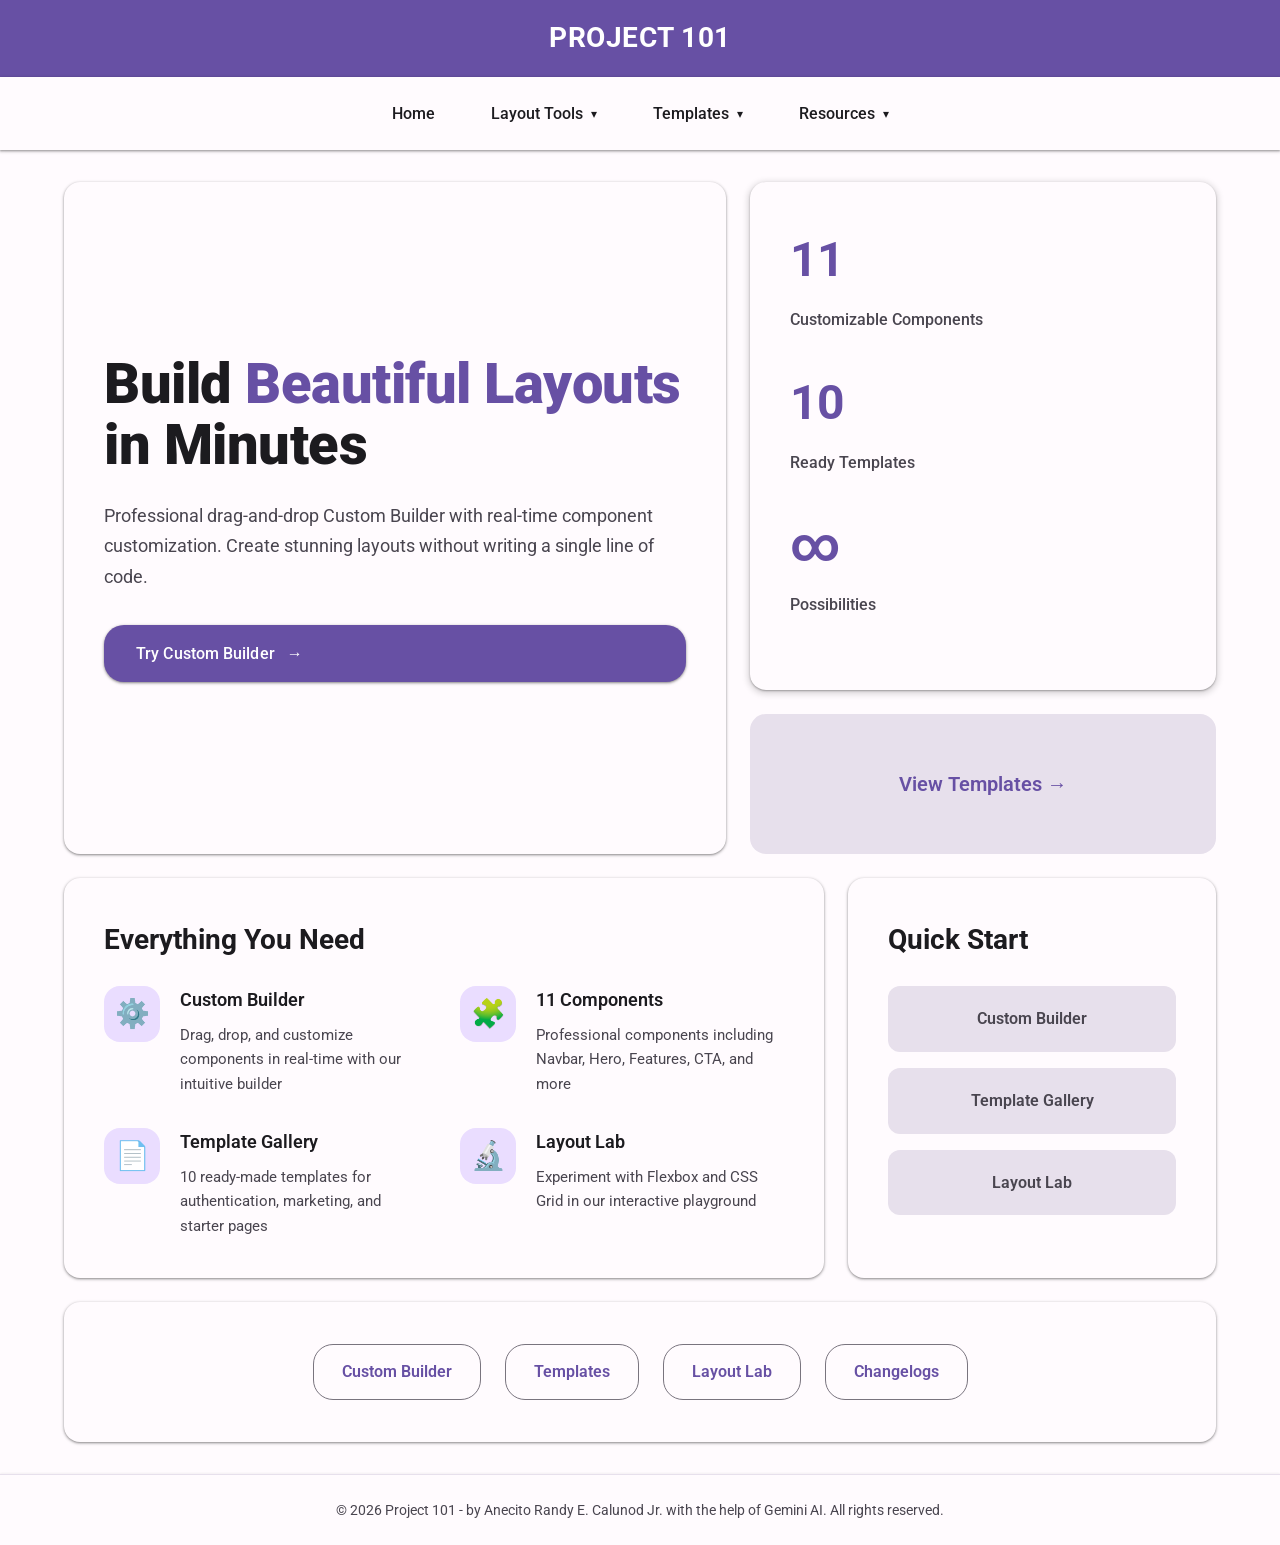
<file: index.html>
<!DOCTYPE html>
<html lang="en">

<head>
    <meta charset="UTF-8">
    <meta name="viewport" content="width=device-width, initial-scale=1.0">
    <title>PROJECT 101 - Build Beautiful Layouts in Minutes</title>

    <!-- Google Analytics -->
    <script async src="https://www.googletagmanager.com/gtag/js?id=G-2T5FG3DXMH"></script>
    <script>
        window.dataLayer = window.dataLayer || [];
        function gtag() { dataLayer.push(arguments); }
        gtag('js', new Date());
        gtag('config', 'G-2T5FG3DXMH');
    </script>

    <meta name="google-site-verification" content="JNN0pzXwsJxyZp6MbcSgjCS8c8EpcSwanefXKQNHZho">
    <meta name="msvalidate.01" content="F88E765BEEDEF8B4E748BB4178E9E34D">

    <!-- Canonical URL -->
    <link rel="canonical" href="https://airuxph.github.io/project101/">

    <!-- Structured Data (Schema.org) -->
    <script type="application/ld+json">
    {
        "@context": "https://schema.org",
        "@type": "WebApplication",
        "name": "PROJECT 101",
        "alternateName": "Project 101 Layout Builder",
        "url": "https://airuxph.github.io/project101/",
        "description": "Professional drag-and-drop Custom Builder with 11 customizable components, 10 ready-made templates, and real-time editing. Build beautiful layouts in minutes with no coding required.",
        "applicationCategory": "DesignApplication",
        "operatingSystem": "Any",
        "offers": {
            "@type": "Offer",
            "price": "0",
            "priceCurrency": "USD"
        },
        "featureList": [
            "11 Customizable Components",
            "10 Ready-Made Templates",
            "Real-Time Preview",
            "Drag and Drop Builder",
            "Layout Lab Tool",
            "No Coding Required",
            "Material Design 3",
            "Responsive Design"
        ],
        "browserRequirements": "Requires JavaScript. Requires HTML5.",
        "softwareVersion": "3.1.0",
        "datePublished": "2026-02-13",
        "dateModified": "2026-02-16"
    }
    </script>

    <!-- Primary Meta Tags -->
    <meta name="title" content="PROJECT 101 - Build Beautiful Layouts in Minutes">
    <meta name="description"
        content="Professional drag-and-drop Custom Builder with 11 customizable components, 10 ready-made templates, and real-time editing. No coding required.">

    <!-- Open Graph / Facebook -->
    <meta property="og:type" content="website">
    <meta property="og:url" content="https://yoursite.com/">
    <meta property="og:title" content="PROJECT 101 - Build Beautiful Layouts in Minutes">
    <meta property="og:description"
        content="Professional drag-and-drop Custom Builder with 11 customizable components, 10 ready-made templates, and real-time editing. No coding required.">
    <meta property="og:image" content="https://yoursite.com/images/preview.png">

    <!-- Twitter -->
    <meta property="twitter:card" content="summary_large_image">
    <meta property="twitter:url" content="https://yoursite.com/">
    <meta property="twitter:title" content="PROJECT 101 - Build Beautiful Layouts in Minutes">
    <meta property="twitter:description"
        content="Professional drag-and-drop Custom Builder with 11 customizable components, 10 ready-made templates, and real-time editing. No coding required.">
    <meta property="twitter:image" content="https://yoursite.com/images/preview.png">

    <!-- Google Fonts - Material Design Typography -->
    <link rel="preconnect" href="https://fonts.googleapis.com">
    <link rel="preconnect" href="https://fonts.gstatic.com" crossorigin>
    <link href="https://fonts.googleapis.com/css2?family=Roboto:wght@400;500;700;900&display=swap" rel="stylesheet">

    <link rel="stylesheet" href="css/style.css">
    <script src="js/loader.js" defer></script>
    <script src="js/neon-particles.js" defer></script>

    <style>
        /* Material Design 3 System */
        :root {
            /* Color System */
            --md-primary: #6750A4;
            --md-on-primary: #FFFFFF;
            --md-primary-container: #EADDFF;
            --md-on-primary-container: #21005D;

            --md-secondary: #625B71;
            --md-on-secondary: #FFFFFF;
            --md-secondary-container: #E8DEF8;
            --md-on-secondary-container: #1D192B;

            --md-surface: #FFFBFE;
            --md-on-surface: #1C1B1F;
            --md-surface-variant: #E7E0EC;
            --md-on-surface-variant: #49454F;

            --md-background: #FFFBFE;
            --md-on-background: #1C1B1F;

            --md-outline: #79747E;
            --md-outline-variant: #CAC4D0;

            /* Elevation Shadows */
            --md-elevation-1: 0 1px 2px rgba(0, 0, 0, 0.3), 0 1px 3px 1px rgba(0, 0, 0, 0.15);
            --md-elevation-2: 0 1px 2px rgba(0, 0, 0, 0.3), 0 2px 6px 2px rgba(0, 0, 0, 0.15);
            --md-elevation-3: 0 4px 8px 3px rgba(0, 0, 0, 0.15), 0 1px 3px rgba(0, 0, 0, 0.3);
            --md-elevation-4: 0 6px 10px 4px rgba(0, 0, 0, 0.15), 0 2px 3px rgba(0, 0, 0, 0.3);
        }

        * {
            margin: 0;
            padding: 0;
            box-sizing: border-box;
        }

        body {
            font-family: 'Roboto', sans-serif;
        }

        /* Material Container */
        .md-container {
            min-height: 100vh;
            background: var(--md-background);
            padding: 2rem 5%;
        }

        /* Material Card */
        .md-card {
            background: var(--md-surface);
            border-radius: 16px;
            box-shadow: var(--md-elevation-1);
            padding: 2.5rem;
            transition: all 0.3s cubic-bezier(0.4, 0, 0.2, 1);
        }

        .md-card:hover {
            box-shadow: var(--md-elevation-3);
        }

        /* Elevated Card */
        .md-card-elevated {
            background: var(--md-surface);
            border-radius: 16px;
            box-shadow: var(--md-elevation-2);
            padding: 2.5rem;
            transition: all 0.3s cubic-bezier(0.4, 0, 0.2, 1);
        }

        .md-card-elevated:hover {
            box-shadow: var(--md-elevation-4);
        }

        /* Filled Card */
        .md-card-filled {
            background: var(--md-surface-variant);
            border-radius: 16px;
            padding: 2.5rem;
            transition: all 0.3s cubic-bezier(0.4, 0, 0.2, 1);
        }

        /* Bento Grid */
        .md-grid {
            display: grid;
            grid-template-columns: repeat(12, 1fr);
            grid-template-rows: repeat(6, minmax(140px, auto));
            gap: 1.5rem;
            max-width: 1400px;
            margin: 0 auto;
        }

        /* Hero Card */
        .hero-card {
            grid-column: 1 / 8;
            grid-row: 1 / 4;
            display: flex;
            flex-direction: column;
            justify-content: center;
        }

        .md-display {
            font-size: 3.5rem;
            font-weight: 900;
            color: var(--md-on-surface);
            margin-bottom: 1.5rem;
            line-height: 1.1;
            letter-spacing: -0.5px;
        }

        .md-primary-text {
            color: var(--md-primary);
        }

        .md-body-large {
            color: var(--md-on-surface-variant);
            font-size: 1.125rem;
            line-height: 1.7;
            margin-bottom: 2rem;
            font-weight: 400;
        }

        /* Material Button - Filled */
        .md-button-filled {
            display: inline-flex;
            align-items: center;
            gap: 0.75rem;
            padding: 1rem 2rem;
            background: var(--md-primary);
            color: var(--md-on-primary);
            text-decoration: none;
            border-radius: 20px;
            font-weight: 500;
            font-size: 1rem;
            box-shadow: var(--md-elevation-1);
            transition: all 0.2s cubic-bezier(0.4, 0, 0.2, 1);
            border: none;
            cursor: pointer;
            letter-spacing: 0.1px;
        }

        .md-button-filled:hover {
            box-shadow: var(--md-elevation-2);
            background: #7965AF;
        }

        .md-button-filled:active {
            box-shadow: var(--md-elevation-1);
        }

        /* Stats Card */
        .stats-card {
            grid-column: 8 / 13;
            grid-row: 1 / 3;
        }

        .stat-item {
            margin-bottom: 2rem;
        }

        .stat-number {
            font-size: 3rem;
            font-weight: 700;
            color: var(--md-primary);
            letter-spacing: -1px;
        }

        .stat-label {
            color: var(--md-on-surface-variant);
            font-size: 1rem;
            margin-top: 0.5rem;
            font-weight: 500;
        }

        /* Quick CTA Card */
        .quick-cta-card {
            grid-column: 8 / 13;
            grid-row: 3 / 4;
            display: flex;
            align-items: center;
            justify-content: center;
            cursor: pointer;
            text-decoration: none;
        }

        .quick-cta-text {
            color: var(--md-primary);
            font-size: 1.25rem;
            font-weight: 600;
        }

        /* Features Card */
        .features-card {
            grid-column: 1 / 9;
            grid-row: 4 / 6;
        }

        .md-headline {
            color: var(--md-on-surface);
            font-size: 1.75rem;
            font-weight: 700;
            margin-bottom: 1.5rem;
            letter-spacing: 0px;
        }

        .features-grid {
            display: grid;
            grid-template-columns: repeat(2, 1fr);
            gap: 2rem;
        }

        .feature-item {
            display: flex;
            gap: 1.25rem;
            align-items: start;
        }

        .feature-icon {
            width: 56px;
            height: 56px;
            background: var(--md-primary-container);
            border-radius: 16px;
            display: flex;
            align-items: center;
            justify-content: center;
            font-size: 1.75rem;
            flex-shrink: 0;
        }

        .feature-content h3 {
            color: var(--md-on-surface);
            font-size: 1.125rem;
            margin-bottom: 0.5rem;
            font-weight: 600;
        }

        .feature-content p {
            color: var(--md-on-surface-variant);
            font-size: 0.95rem;
            line-height: 1.6;
            font-weight: 400;
        }

        /* Templates Card */
        .templates-card {
            grid-column: 9 / 13;
            grid-row: 4 / 6;
        }

        .template-item {
            width: 100%;
            padding: 1.25rem;
            background: var(--md-surface-variant);
            border-radius: 12px;
            margin-bottom: 1rem;
            text-decoration: none;
            color: var(--md-on-surface-variant);
            font-weight: 600;
            display: block;
            text-align: center;
            transition: all 0.2s cubic-bezier(0.4, 0, 0.2, 1);
        }

        .template-item:hover {
            background: var(--md-secondary-container);
            color: var(--md-on-secondary-container);
            box-shadow: var(--md-elevation-1);
        }

        /* Links Card */
        .links-card {
            grid-column: 1 / 13;
            grid-row: 6 / 7;
            display: flex;
            gap: 1.5rem;
            align-items: center;
            justify-content: center;
            flex-wrap: wrap;
        }

        .link-item {
            padding: 0.875rem 1.75rem;
            background: transparent;
            color: var(--md-primary);
            text-decoration: none;
            font-weight: 600;
            border-radius: 20px;
            border: 1px solid var(--md-outline);
            transition: all 0.2s cubic-bezier(0.4, 0, 0.2, 1);
        }

        .link-item:hover {
            background: var(--md-primary-container);
            border-color: var(--md-primary);
        }

        /* Responsive */
        @media (max-width: 1024px) {
            .md-grid {
                grid-template-columns: repeat(6, 1fr);
                grid-template-rows: auto;
            }

            .hero-card,
            .stats-card,
            .quick-cta-card,
            .features-card,
            .templates-card,
            .links-card {
                grid-column: 1 / 7;
                grid-row: auto;
            }

            .md-display {
                font-size: 2.75rem;
            }
        }

        @media (max-width: 768px) {
            .md-container {
                padding: 1.5rem;
            }

            .md-grid {
                grid-template-columns: 1fr;
                gap: 1.25rem;
            }

            .md-display {
                font-size: 2.25rem;
            }

            .features-grid {
                grid-template-columns: 1fr;
                gap: 1.5rem;
            }

            .md-card,
            .md-card-elevated,
            .md-card-filled {
                padding: 2rem;
            }

            .links-card {
                flex-direction: column;
                gap: 1rem;
            }

            .link-item {
                width: 100%;
                text-align: center;
            }
        }
    </style>
</head>

<body>
    <!-- Dynamically loaded Header and Navbar -->
    <div data-include="includes/header.html"></div>
    <div data-include="includes/navbar.html"></div>

    <!-- Material Design Container -->
    <main class="md-container">
        <!-- Bento Grid -->
        <div class="md-grid">
            <!-- Hero Card -->
            <div class="md-card hero-card">
                <h1 class="md-display">
                    Build <span class="md-primary-text">Beautiful Layouts</span> in Minutes
                </h1>
                <p class="md-body-large">
                    Professional drag-and-drop Custom Builder with real-time component customization.
                    Create stunning layouts without writing a single line of code.
                </p>
                <a href="features/templates/builder.html" class="md-button-filled">
                    <span>Try Custom Builder</span>
                    <span>→</span>
                </a>
            </div>

            <!-- Stats Card -->
            <div class="md-card-elevated stats-card">
                <div class="stat-item">
                    <div class="stat-number">11</div>
                    <div class="stat-label">Customizable Components</div>
                </div>
                <div class="stat-item">
                    <div class="stat-number">10</div>
                    <div class="stat-label">Ready Templates</div>
                </div>
                <div class="stat-item">
                    <div class="stat-number">∞</div>
                    <div class="stat-label">Possibilities</div>
                </div>
            </div>

            <!-- Quick CTA Card -->
            <a href="features/templates/gallery.html" class="md-card-filled quick-cta-card">
                <div class="quick-cta-text">View Templates →</div>
            </a>

            <!-- Features Card -->
            <div class="md-card features-card">
                <h2 class="md-headline">Everything You Need</h2>
                <div class="features-grid">
                    <div class="feature-item">
                        <div class="feature-icon">⚙️</div>
                        <div class="feature-content">
                            <h3>Custom Builder</h3>
                            <p>Drag, drop, and customize components in real-time with our intuitive builder</p>
                        </div>
                    </div>
                    <div class="feature-item">
                        <div class="feature-icon">🧩</div>
                        <div class="feature-content">
                            <h3>11 Components</h3>
                            <p>Professional components including Navbar, Hero, Features, CTA, and more</p>
                        </div>
                    </div>
                    <div class="feature-item">
                        <div class="feature-icon">📄</div>
                        <div class="feature-content">
                            <h3>Template Gallery</h3>
                            <p>10 ready-made templates for authentication, marketing, and starter pages</p>
                        </div>
                    </div>
                    <div class="feature-item">
                        <div class="feature-icon">🔬</div>
                        <div class="feature-content">
                            <h3>Layout Lab</h3>
                            <p>Experiment with Flexbox and CSS Grid in our interactive playground</p>
                        </div>
                    </div>
                </div>
            </div>

            <!-- Templates Card -->
            <div class="md-card templates-card">
                <h2 class="md-headline">Quick Start</h2>
                <a href="features/templates/builder.html" class="template-item">Custom Builder</a>
                <a href="features/templates/gallery.html" class="template-item">Template Gallery</a>
                <a href="layout-lab.html" class="template-item">Layout Lab</a>
            </div>

            <!-- Links Card -->
            <div class="md-card links-card">
                <a href="features/templates/builder.html" class="link-item">Custom Builder</a>
                <a href="features/templates/gallery.html" class="link-item">Templates</a>
                <a href="layout-lab.html" class="link-item">Layout Lab</a>
                <a href="changelogs.html" class="link-item">Changelogs</a>
            </div>
        </div>
    </main>

    <!-- Dynamically loaded Footer -->
    <div data-include="includes/footer.html"></div>
</body>


</html>
</file>
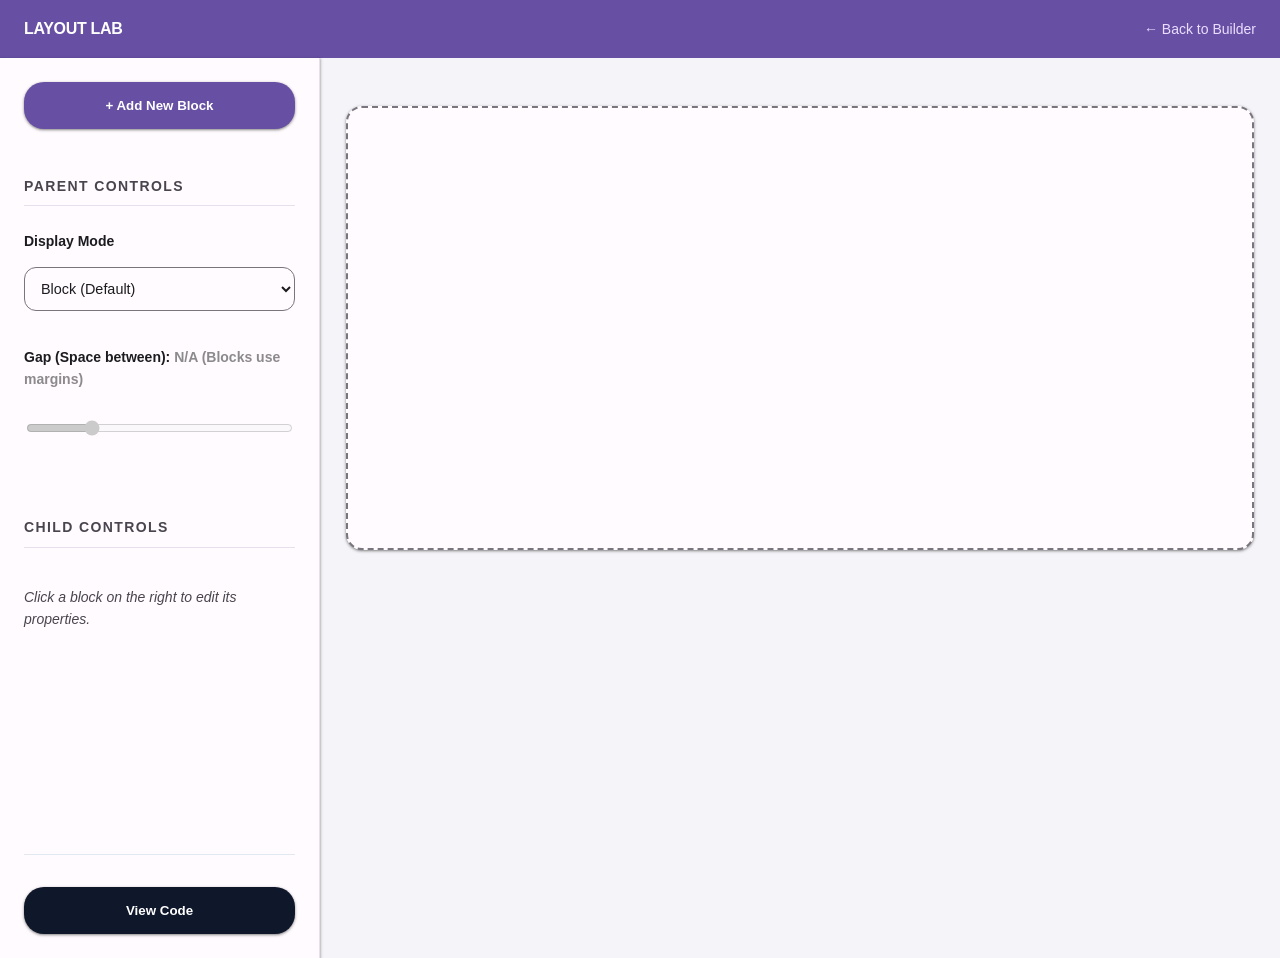
<file: layout-lab.html>
<!DOCTYPE html>
<html lang="en">

<head>
    <meta charset="UTF-8">
    <meta name="viewport" content="width=device-width, initial-scale=1.0">
    <title>Layout Lab - Project 101</title>

    <!-- Google Analytics -->
    <script async src="https://www.googletagmanager.com/gtag/js?id=G-2T5FG3DXMH"></script>
    <script>
        window.dataLayer = window.dataLayer || [];
        function gtag() { dataLayer.push(arguments); }
        gtag('js', new Date());
        gtag('config', 'G-2T5FG3DXMH');
    </script>

    <!-- Canonical URL -->
    <link rel="canonical" href="https://airuxph.github.io/project101/layout-lab.html">

    <!-- Structured Data -->
    <script type="application/ld+json">
    {
        "@context": "https://schema.org",
        "@type": "SoftwareApplication",
        "name": "Layout Lab",
        "url": "https://airuxph.github.io/project101/layout-lab.html",
        "description": "Interactive Flexbox and Grid layout playground. Experiment with CSS layouts in real-time with visual controls.",
        "applicationCategory": "DeveloperApplication",
        "isPartOf": {
            "@type": "WebApplication",
            "name": "PROJECT 101",
            "url": "https://airuxph.github.io/project101/"
        }
    }
    </script>

    <link rel="stylesheet" href="css/style.css">
    <style>
        /* Material Design 3 Layout Lab Styles */
        .lab-layout {
            display: grid;
            grid-template-columns: 320px 1fr;
            height: 100vh;
            background: #F5F5F9;
        }

        .lab-sidebar {
            background: #FFFBFE;
            padding: 1.5rem;
            border-right: 1px solid #E7E0EC;
            overflow-y: auto;
            display: flex;
            flex-direction: column;
            gap: 2rem;
            box-shadow: 0 1px 2px rgba(0, 0, 0, 0.3), 0 1px 3px 1px rgba(0, 0, 0, 0.15);
        }

        .lab-canvas {
            padding: 3rem;
            display: flex;
            flex-direction: column;
            align-items: center;
            overflow-y: auto;
        }

        #parent-container {
            background: #FFFBFE;
            border: 2px dashed #79747E;
            border-radius: 16px;
            min-height: 400px;
            width: 100%;
            max-width: 1000px;
            padding: 20px;
            overflow: auto;
            transition: all 0.3s cubic-bezier(0.4, 0, 0.2, 1);
            box-shadow: 0 1px 2px rgba(0, 0, 0, 0.3), 0 1px 3px 1px rgba(0, 0, 0, 0.15);
        }

        .lab-block {
            background: #E7E0EC;
            color: #49454F;
            padding: 20px;
            border-radius: 12px;
            display: flex;
            align-items: center;
            justify-content: center;
            font-weight: 600;
            cursor: pointer;
            transition: all 0.2s cubic-bezier(0.4, 0, 0.2, 1);
            min-width: 80px;
            min-height: 80px;
            border: 2px solid #CAC4D0;
        }

        .lab-block.active {
            border-color: #6750A4;
            background: #EADDFF;
            color: #21005D;
            box-shadow: 0 4px 8px 3px rgba(0, 0, 0, 0.15), 0 1px 3px rgba(0, 0, 0, 0.3);
        }

        .control-section {
            display: flex;
            flex-direction: column;
            gap: 1rem;
        }

        .control-section h3 {
            font-size: 0.875rem;
            text-transform: uppercase;
            letter-spacing: 0.1em;
            color: #49454F;
            margin-bottom: 0.5rem;
            border-bottom: 1px solid #E7E0EC;
            padding-bottom: 0.5rem;
            font-weight: 600;
        }

        .lab-header {
            padding: 1rem 1.5rem;
            background: #6750A4;
            color: white;
            display: flex;
            justify-content: space-between;
            align-items: center;
            box-shadow: 0 2px 4px rgba(0, 0, 0, 0.1);
        }

        .back-link {
            color: #EADDFF;
            text-decoration: none;
            font-size: 0.875rem;
            font-weight: 500;
            transition: color 0.2s;
        }

        .back-link:hover {
            color: #fff;
        }

        .control-group {
            display: flex;
            flex-direction: column;
            gap: 0.5rem;
        }

        .control-group label {
            font-size: 0.875rem;
            font-weight: 600;
            color: #1C1B1F;
        }

        .control-group select,
        .control-group input {
            padding: 0.75rem;
            border: 1px solid #79747E;
            border-radius: 12px;
            background: #FFFBFE;
            color: #1C1B1F;
            font-family: inherit;
            transition: all 0.2s;
        }

        .control-group select:focus,
        .control-group input:focus {
            outline: none;
            border-color: #6750A4;
            box-shadow: 0 0 0 2px rgba(103, 80, 164, 0.2);
        }

        .btn-add {
            background: #6750A4;
            color: #FFFFFF;
            border: none;
            padding: 1rem;
            border-radius: 20px;
            font-weight: 600;
            cursor: pointer;
            transition: all 0.2s cubic-bezier(0.4, 0, 0.2, 1);
            box-shadow: 0 1px 2px rgba(0, 0, 0, 0.3), 0 1px 3px 1px rgba(0, 0, 0, 0.15);
        }

        .btn-add:hover {
            background: #7965AF;
            box-shadow: 0 1px 2px rgba(0, 0, 0, 0.3), 0 2px 6px 2px rgba(0, 0, 0, 0.15);
        }

        .btn-add:active {
            box-shadow: 0 1px 2px rgba(0, 0, 0, 0.3), 0 1px 3px 1px rgba(0, 0, 0, 0.15);
        }

        .no-selection-msg {
            font-size: 0.875rem;
            color: #49454F;
            font-style: italic;
        }
    </style>
</head>

<body>
    <div class="lab-header">
        <div style="font-weight: 900; letter-spacing: -0.02em;">LAYOUT LAB</div>
        <a href="index.html" class="back-link">← Back to Builder</a>
    </div>

    <div class="lab-layout">
        <aside class="lab-sidebar">
            <button id="add-block" class="btn-add" aria-label="Add new block to canvas">+ Add New Block</button>

            <div class="control-section">
                <h3>Parent Controls</h3>
                <div class="control-group">
                    <label>Display Mode</label>
                    <select id="parent-display">
                        <option value="block">Block (Default)</option>
                        <option value="flex">Flexbox</option>
                        <option value="grid">CSS Grid</option>
                    </select>
                </div>
                <div class="control-group">
                    <label for="parent-gap">Gap (Space between): <span id="gap-value"
                            aria-live="polite">20px</span></label>
                    <input type="range" id="parent-gap" min="0" max="100" value="20"
                        aria-label="Adjust gap between blocks from 0 to 100 pixels">
                </div>
                <div id="flex-only-controls" style="display:none;" class="control-section">
                    <div class="control-group">
                        <label>Flex Direction</label>
                        <select id="parent-direction">
                            <option value="row">Row</option>
                            <option value="column">Column</option>
                        </select>
                    </div>
                    <div class="control-group">
                        <label>Flex Wrap</label>
                        <select id="parent-wrap">
                            <option value="nowrap">No Wrap</option>
                            <option value="wrap">Wrap</option>
                        </select>
                    </div>
                </div>
                <div id="grid-only-controls" style="display:none;" class="control-section">
                    <div class="control-group">
                        <label>Columns (Grid Only)</label>
                        <input type="text" id="parent-columns" placeholder="e.g. repeat(3, 1fr)" value="repeat(3, 1fr)">
                    </div>
                </div>
            </div>

            <div class="control-section">
                <h3>Child Controls</h3>
                <div id="child-controls-container">
                    <p class="no-selection-msg">Click a block on the right to edit its properties.</p>
                </div>

                <!-- Hidden template for child controls -->
                <div id="child-controls-template" style="display:none;">
                    <div class="control-group">
                        <label>Block Label</label>
                        <input type="text" class="child-label-input">
                    </div>
                    <div class="flex-child-controls">
                        <div class="control-group">
                            <label>Flex Grow</label>
                            <input type="number" class="child-grow-input" value="0" min="0">
                        </div>
                    </div>
                    <div class="grid-child-controls">
                        <div class="control-group">
                            <label>Grid Column Span</label>
                            <input type="text" class="child-span-input" placeholder="e.g. span 2">
                        </div>
                    </div>
                </div>
                <button id="delete-block-btn" class="btn-add"
                    style="background: #ef4444; margin-top: 1rem; display: none;"
                    aria-label="Delete currently selected block">Delete Selected Block</button>
            </div>

            <div style="margin-top: auto; padding-top: 2rem; border-top: 1px solid #e2e8f0;">
                <button id="copy-code-btn" class="btn-add" style="background: #0f172a; width: 100%;"
                    aria-label="View generated HTML and CSS code">View Code</button>
            </div>
        </aside>

        <main class="lab-canvas">
            <div id="parent-container">
                <!-- Blocks go here -->
            </div>
        </main>
    </div>

    <!-- Code Export Modal -->
    <div id="codeModal" class="modal">
        <div class="modal-content vs-code-theme">
            <div class="modal-header">
                <span class="modal-title">Generated Layout Code</span>
                <span class="close-modal">&times;</span>
            </div>

            <div class="tab-bar">
                <button class="tab-btn active" data-tab="html">HTML</button>
                <button class="tab-btn" data-tab="css">CSS</button>
            </div>

            <div class="code-area">
                <div id="code-html" class="code-content active"></div>
                <div id="code-css" class="code-content"></div>
            </div>

            <div class="modal-footer">
                <button class="copy-btn">Copy Active Tab</button>
            </div>
        </div>
    </div>

    <script src="js/layout-lab.js"></script>
</body>

</html>
</file>
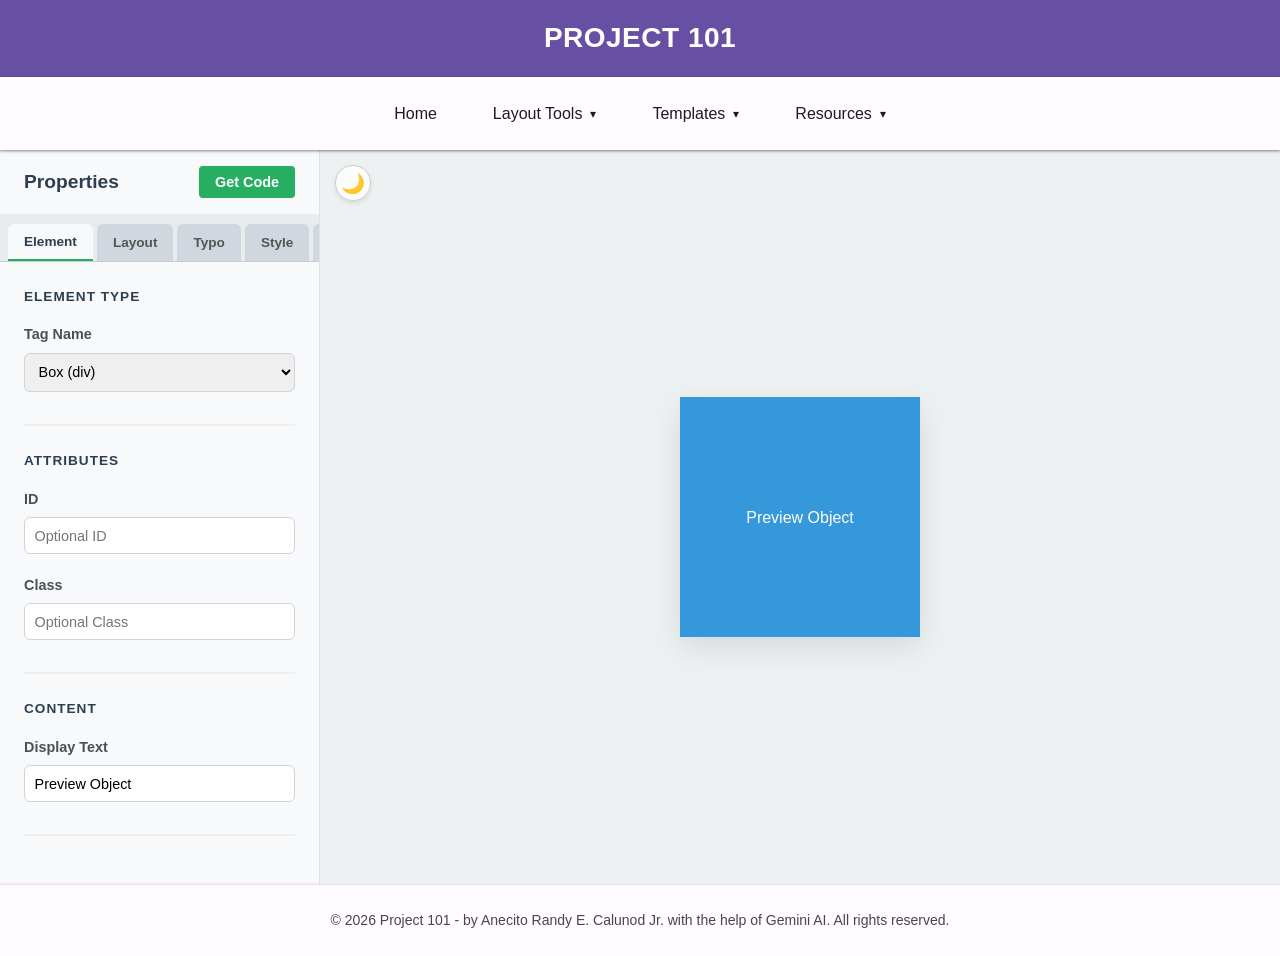
<file: preview.html>
<!DOCTYPE html>
<html lang="en">

<head>
    <meta charset="UTF-8">
    <meta name="viewport" content="width=device-width, initial-scale=1.0">
    <title>Live Preview - PROJECT 101</title>
    <link rel="stylesheet" href="css/style.css">
    <!-- Component Loader Script -->
    <script src="js/loader.js" defer></script>
</head>

<body>
    <!-- Dynamically loaded Header and Navbar -->
    <div data-include="includes/header.html"></div>
    <div data-include="includes/navbar.html"></div>

    <main class="main-container">
        <div class="properties-panel">
            <!-- Sticky Header for Actions -->
            <div class="sticky-action-header">
                <h3>Properties</h3>
                <button id="open-modal" class="primary-btn">Get Code</button>
            </div>



            <!-- Property Tabs Navigation -->
            <div class="property-tabs">
                <button class="prop-tab active" data-target="tab-element">Element</button>
                <button class="prop-tab" data-target="tab-layout">Layout</button>
                <button class="prop-tab" data-target="tab-typography">Typo</button>
                <button class="prop-tab" data-target="tab-appearance">Style</button>
                <button class="prop-tab" data-target="tab-effects">Effects</button>
            </div>

            <!-- TAB 1: Element & Content -->
            <div id="tab-element" class="tab-content active">
                <div class="panel-section">
                    <h4>Element Type</h4>
                    <div class="control-group">
                        <label for="elementType">Tag Name</label>
                        <select id="elementType" class="property-input-special">
                            <option value="div">Box (div)</option>
                            <option value="section">Section</option>
                            <option value="article">Article</option>
                            <option value="button">Button</option>
                            <option value="h1">Heading 1</option>
                            <option value="h2">Heading 2</option>
                            <option value="p">Paragraph</option>
                            <option value="a">Link (a)</option>
                            <option value="img">Image</option>
                            <option value="input">Input Field</option>
                        </select>
                    </div>
                </div>

                <div class="panel-section">
                    <h4>Attributes</h4>
                    <div class="control-group">
                        <label for="elementId">ID</label>
                        <input type="text" id="elementId" class="property-input-attr" placeholder="Optional ID">
                    </div>
                    <div class="control-group">
                        <label for="elementClass">Class</label>
                        <input type="text" id="elementClass" class="property-input-attr" placeholder="Optional Class">
                    </div>
                </div>

                <div class="panel-section" id="section-content">
                    <h4>Content</h4>
                    <div class="control-group" id="text-group">
                        <label for="innerText">Display Text</label>
                        <input type="text" id="innerText" class="property-input-text" value="Preview Object">
                    </div>
                    <div class="control-group" id="src-group" style="display:none;">
                        <label for="srcAttribute">Image URL</label>
                        <input type="text" id="srcAttribute" class="property-input-text" data-attribute="src"
                            value="https://picsum.photos/200">
                    </div>
                    <div class="control-group" id="placeholder-group" style="display:none;">
                        <label for="placeholderAttribute">Placeholder Text</label>
                        <input type="text" id="placeholderAttribute" class="property-input-text"
                            data-attribute="placeholder" value="Enter text...">
                    </div>
                </div>
            </div>

            <!-- TAB 2: Layout -->
            <div id="tab-layout" class="tab-content">
                <div class="panel-section">
                    <h4>Display Model</h4>
                    <div class="control-group">
                        <label for="display">Display</label>
                        <select id="display" class="property-input" data-property="display">
                            <option value="block">Block</option>
                            <option value="inline-block">Inline Block</option>
                            <option value="flex">Flex</option>
                            <option value="grid">Grid</option>
                            <option value="none">None</option>
                        </select>
                    </div>

                    <!-- Flex/Grid Specifics -->
                    <div id="flex-grid-props"
                        style="display:none; background: #f0f4f8; padding: 12px; border-radius: 8px; margin-bottom: 15px; border: 1px solid #dce4ec;">
                        <div class="control-group">
                            <label for="flexDirection">Flex Direction</label>
                            <select id="flexDirection" class="property-input" data-property="flexDirection">
                                <option value="row">Row</option>
                                <option value="column">Column</option>
                                <option value="row-reverse">Row Reverse</option>
                                <option value="column-reverse">Column Reverse</option>
                            </select>
                        </div>
                        <div class="control-group">
                            <label for="justifyContent">Justify Content</label>
                            <select id="justifyContent" class="property-input" data-property="justifyContent">
                                <option value="flex-start">Start</option>
                                <option value="center">Center</option>
                                <option value="flex-end">End</option>
                                <option value="space-between">Space Between</option>
                                <option value="space-around">Space Around</option>
                            </select>
                        </div>
                        <div class="control-group">
                            <label for="alignItems">Align Items</label>
                            <select id="alignItems" class="property-input" data-property="alignItems">
                                <option value="stretch">Stretch</option>
                                <option value="center">Center</option>
                                <option value="flex-start">Start</option>
                                <option value="flex-end">End</option>
                            </select>
                        </div>
                        <div class="control-group">
                            <label for="gap">Gap (px)</label>
                            <div class="slider-input-group">
                                <input type="range" id="gap-slider" min="0" max="50" value="0" data-sync="gap">
                                <input type="number" id="gap" class="property-input synced-input" data-property="gap"
                                    data-unit="px" value="0">
                            </div>
                        </div>
                    </div>

                    <!-- Dimensions -->
                    <div class="control-group" id="width-group">
                        <label>Width</label>
                        <div class="slider-input-group">
                            <input type="range" id="width-slider" min="0" max="800" value="200" data-sync="width">
                            <input type="number" id="width" class="property-input synced-input" data-property="width"
                                data-unit="px" value="200">
                        </div>
                    </div>
                    <div class="control-group" id="height-group">
                        <label>Height</label>
                        <div class="slider-input-group">
                            <input type="range" id="height-slider" min="0" max="800" value="200" data-sync="height">
                            <input type="number" id="height" class="property-input synced-input" data-property="height"
                                data-unit="px" value="200">
                        </div>
                    </div>
                    <div class="control-group">
                        <label>Padding</label>
                        <div class="slider-input-group">
                            <input type="range" id="padding-slider" min="0" max="100" value="20" data-sync="padding">
                            <input type="number" id="padding" class="property-input synced-input"
                                data-property="padding" data-unit="px" value="20">
                        </div>
                    </div>
                    <div class="control-group">
                        <label>Margin</label>
                        <div class="slider-input-group">
                            <input type="range" id="margin-slider" min="0" max="100" value="0" data-sync="margin">
                            <input type="number" id="margin" class="property-input synced-input" data-property="margin"
                                data-unit="px" value="0">
                        </div>
                    </div>
                </div>
            </div>

            <!-- TAB 3: Typography -->
            <div id="tab-typography" class="tab-content">
                <div class="panel-section">
                    <h4>Font Settings</h4>
                    <div class="control-group">
                        <label for="fontFamily">Font Family</label>
                        <select id="fontFamily" class="property-input" data-property="fontFamily">
                            <option value="Arial, sans-serif">Arial</option>
                            <option value="'Courier New', monospace">Courier New</option>
                            <option value="'Georgia', serif">Georgia</option>
                            <option value="'Times New Roman', serif">Times New Roman</option>
                            <option value="'Verdana', sans-serif">Verdana</option>
                            <option value="'Trebuchet MS', sans-serif">Trebuchet MS</option>
                            <option value="'Impact', sans-serif">Impact</option>
                            <option value="system-ui">System UI</option>
                        </select>
                    </div>
                    <div class="control-group">
                        <label>Font Size</label>
                        <div class="slider-input-group">
                            <input type="range" id="fontSize-slider" min="10" max="100" value="16" data-sync="fontSize">
                            <input type="number" id="fontSize" class="property-input synced-input"
                                data-property="fontSize" data-unit="px" value="16">
                        </div>
                    </div>
                    <div class="control-group half-width">
                        <label for="fontWeight">Weight</label>
                        <select id="fontWeight" class="property-input" data-property="fontWeight">
                            <option value="400">Normal</option>
                            <option value="700">Bold</option>
                            <option value="300">Light</option>
                            <option value="900">Black</option>
                        </select>
                    </div>
                    <div class="control-group half-width">
                        <label for="textAlign">Align</label>
                        <select id="textAlign" class="property-input" data-property="textAlign">
                            <option value="center">Center</option>
                            <option value="left">Left</option>
                            <option value="right">Right</option>
                            <option value="justify">Justify</option>
                        </select>
                    </div>
                    <div class="control-group">
                        <label>Line Height</label>
                        <div class="slider-input-group">
                            <input type="range" id="lineHeight-slider" min="1" max="3" step="0.1" value="1.5"
                                data-sync="lineHeight">
                            <input type="number" id="lineHeight" class="property-input synced-input"
                                data-property="lineHeight" step="0.1" value="1.5">
                        </div>
                    </div>
                    <div class="control-group">
                        <label for="textColor">Text Color</label>
                        <div class="color-picker-wrapper">
                            <input type="color" id="textColor" class="property-input" data-property="color"
                                value="#ffffff">
                            <span class="color-code">#ffffff</span>
                        </div>
                    </div>
                </div>
            </div>

            <!-- TAB 4: Appearance -->
            <div id="tab-appearance" class="tab-content">
                <div class="panel-section">
                    <h4>Styling</h4>
                    <div class="control-group">
                        <label for="bgColor">Background Color</label>
                        <div class="color-picker-wrapper">
                            <input type="color" id="bgColor" class="property-input" data-property="backgroundColor"
                                value="#3498db">
                            <span class="color-code">#3498db</span>
                        </div>
                    </div>
                    <div class="control-group">
                        <label for="border">Border Style</label>
                        <select id="border" class="property-input" data-property="border">
                            <option value="none">None</option>
                            <option value="1px solid #000">1px Solid Black</option>
                            <option value="2px solid #000">2px Solid Black</option>
                            <option value="2px dashed #666">2px Dashed Grey</option>
                            <option value="3px dotted #333">3px Dotted Dark</option>
                            <option value="5px double #000">5px Double</option>
                        </select>
                    </div>
                    <div class="control-group">
                        <label>Border Radius</label>
                        <div class="slider-input-group">
                            <input type="range" id="borderRadius-slider" min="0" max="100" value="0"
                                data-sync="borderRadius">
                            <input type="number" id="borderRadius" class="property-input synced-input"
                                data-property="borderRadius" data-unit="px" value="0">
                        </div>
                    </div>

                    <div class="control-group">
                        <label for="cursor">Cursor</label>
                        <select id="cursor" class="property-input" data-property="cursor">
                            <option value="default">Default</option>
                            <option value="pointer">Pointer</option>
                            <option value="text">Text</option>
                            <option value="not-allowed">Not Allowed</option>
                            <option value="wait">Wait</option>
                            <option value="grab">Grab</option>
                        </select>
                    </div>
                </div>
            </div>

            <!-- TAB 5: EFFECTS (New Granular Controls) -->
            <div id="tab-effects" class="tab-content">
                <!-- Interaction Builder (Trigger -> Effect) -->
                <div class="interaction-builder"
                    style="background: #e9ecef; padding: 1rem; border-radius: 8px; margin-bottom: 1.5rem;">
                    <h4 style="margin-top: 0; margin-bottom: 0.8rem; font-size: 0.95rem; color: #2c3e50;">Add
                        Interaction</h4>

                    <div class="control-group">
                        <label for="interactionTrigger">When (Trigger)</label>
                        <select id="interactionTrigger" class="property-input">
                            <option value="hover">Mouse Over (Hover)</option>
                            <option value="active">Click (Active)</option>
                            <option value="always">Always (Loop)</option>
                        </select>
                    </div>

                    <div class="control-group">
                        <label for="interactionEffect">Do (Effect)</label>
                        <select id="interactionEffect" class="property-input">
                            <option value="grow">Grow (Scale Up)</option>
                            <option value="shrink">Shrink (Scale Down)</option>
                            <option value="rotate">Rotate</option>
                            <option value="lift">Lift Up</option>
                            <option value="shake">Shake</option>
                            <option value="pulse">Pulse</option>
                            <option value="rainbow">Rainbow Colors</option>
                            <option value="glow">Glow Effect</option>
                        </select>
                    </div>

                    <button id="addInteractionBtn" class="primary-btn" style="width: 100%; margin-top: 0.5rem;">+ Add
                        Effect</button>
                    <div id="interactionFeedback"
                        style="color: #e74c3c; font-size: 0.85rem; margin-top: 0.5rem; min-height: 1.2em;"></div>

                    <!-- Active Interactions List -->
                    <div id="activeInteractionsList"
                        style="margin-top: 1rem; border-top: 1px solid #ced4da; padding-top: 0.8rem;">
                        <label
                            style="font-size: 0.8rem; color: #666; font-weight: 600; display: block; margin-bottom: 0.5rem;">Active
                            Interactions:</label>
                        <div id="interaction-list-items" style="display: flex; flex-direction: column; gap: 5px;">
                            <!-- Items will be injected here via JS -->
                            <div class="empty-state"
                                style="font-size: 0.8rem; color: #888; text-align: center; padding: 0.5rem; background: #fff; border-radius: 4px; border: 1px dashed #ced4da;">
                                No interactions added.</div>
                        </div>
                    </div>
                </div>

                <div class="panel-section">
                    <h4>Visual Styles</h4>
                    <div class="control-group">
                        <label>Opacity</label>
                        <div class="slider-input-group">
                            <input type="range" id="opacity" class="property-input" data-property="opacity" min="0"
                                max="1" step="0.1" value="1">
                            <span style="font-size: 0.8rem; color: #666; width: 30px; text-align: center;">1.0</span>
                        </div>
                    </div>
                    <div class="control-group">
                        <label for="boxShadow">Box Shadow</label>
                        <select id="boxShadow" class="property-input" data-property="boxShadow">
                            <option value="none">None</option>
                            <option value="0 2px 5px rgba(0,0,0,0.2)">Subtle Drop</option>
                            <option value="0 10px 20px rgba(0,0,0,0.19), 0 6px 6px rgba(0,0,0,0.23)">Material Shadow
                            </option>
                            <option value="5px 5px 0px rgba(0,0,0,1)">Hard Edge</option>
                            <option value="inset 0 0 10px #000000">Inset Shadow</option>
                        </select>
                    </div>
                </div>

                <div class="panel-section">
                    <div
                        style="display: flex; justify-content: space-between; align-items: center; margin-bottom: 1rem;">
                        <h4>Transform</h4>
                        <label class="switch-label">
                            <input type="checkbox" id="manualTransformInfo">
                            <span class="slider-round"></span>
                            <span class="label-text">Manual</span>
                        </label>
                    </div>

                    <!-- Preset Mode -->
                    <div id="transform-preset-mode">
                        <div class="control-group">
                            <label for="transform">Preset</label>
                            <select id="transform" class="property-input" data-property="transform">
                                <option value="none">None</option>
                                <option value="rotate(45deg)">Rotate 45deg</option>
                                <option value="scale(1.2)">Scale 1.2x</option>
                                <option value="skew(20deg)">Skew 20deg</option>
                                <option value="translate(20px, 20px)">Translate 20px</option>
                                <option value="rotate(180deg)">Flip (Rotate 180)</option>
                            </select>
                        </div>
                    </div>

                    <!-- Manual Mode -->
                    <div id="transform-manual-mode"
                        style="display: none; background: #f9f9f9; padding: 10px; border: 1px dashed #ccc; border-radius: 4px;">
                        <div class="control-group">
                            <label>Rotate (deg)</label>
                            <div class="slider-input-group">
                                <input type="range" id="rotate-slider" min="0" max="360" value="0"
                                    class="manual-transform">
                                <input type="number" id="rotate-val" value="0" class="manual-transform synced-input-sm">
                            </div>
                        </div>
                        <div class="control-group">
                            <label>Scale (x)</label>
                            <div class="slider-input-group">
                                <input type="range" id="scale-slider" min="0.1" max="3" step="0.1" value="1"
                                    class="manual-transform">
                                <input type="number" id="scale-val" value="1" step="0.1"
                                    class="manual-transform synced-input-sm">
                            </div>
                        </div>
                        <div class="control-group">
                            <label>Skew X (deg)</label>
                            <div class="slider-input-group">
                                <input type="range" id="skewX-slider" min="-90" max="90" value="0"
                                    class="manual-transform">
                                <input type="number" id="skewX-val" value="0" class="manual-transform synced-input-sm">
                            </div>
                        </div>
                        <div class="control-group">
                            <label>Translate X (px)</label>
                            <div class="slider-input-group">
                                <input type="range" id="translateX-slider" min="-100" max="100" value="0"
                                    class="manual-transform">
                                <input type="number" id="translateX-val" value="0"
                                    class="manual-transform synced-input-sm">
                            </div>
                        </div>
                        <div class="control-group">
                            <label>Translate Y (px)</label>
                            <div class="slider-input-group">
                                <input type="range" id="translateY-slider" min="-100" max="100" value="0"
                                    class="manual-transform">
                                <input type="number" id="translateY-val" value="0"
                                    class="manual-transform synced-input-sm">
                            </div>
                        </div>
                    </div>
                </div>

                <div class="panel-section">
                    <h4>Transition</h4>
                    <div class="control-group">
                        <label for="transition">Preset</label>
                        <select id="transition" class="property-input" data-property="transition">
                            <option value="none">None</option>
                            <option value="all 0.3s ease">All 0.3s Ease</option>
                            <option value="all 0.5s linear">All 0.5s Linear</option>
                            <option value="all 1s ease-in-out">All 1s Smooth</option>
                            <option value="transform 0.3s cubic-bezier(0.175, 0.885, 0.32, 1.275)">Bouncy Zoom</option>
                        </select>
                    </div>
                </div>
            </div>

        </div>

        <div class="preview-panel">
            <button id="theme-toggle" class="theme-btn" title="Toggle Dark/Light Mode">🌙</button>
            <div id="preview-container">
                <div id="preview-box">
                    Preview Object
                </div>
            </div>
        </div>
    </main>

    <!-- VS Code Style Modal -->
    <div id="codeModal" class="modal">
        <div class="modal-content vs-code-theme">
            <div class="modal-header">
                <span class="modal-title">Generated Code</span>
                <span class="close-modal">&times;</span>
            </div>

            <div class="tab-bar">
                <button class="tab-btn active" data-tab="html">HTML</button>
                <button class="tab-btn" data-tab="css">CSS</button>
                <button class="tab-btn" data-tab="js">JavaScript</button>
            </div>

            <div class="code-area">
                <div id="code-html" class="code-content active"></div>
                <div id="code-css" class="code-content"></div>
                <div id="code-js" class="code-content"></div>
            </div>

            <div class="modal-footer">
                <button class="copy-btn">Copy Active Tab</button>
            </div>
        </div>
    </div>

    <script src="js/script.js"></script>

    <!-- Dynamically loaded Footer -->
    <div data-include="includes/footer.html"></div>
</body>

</html>
</file>
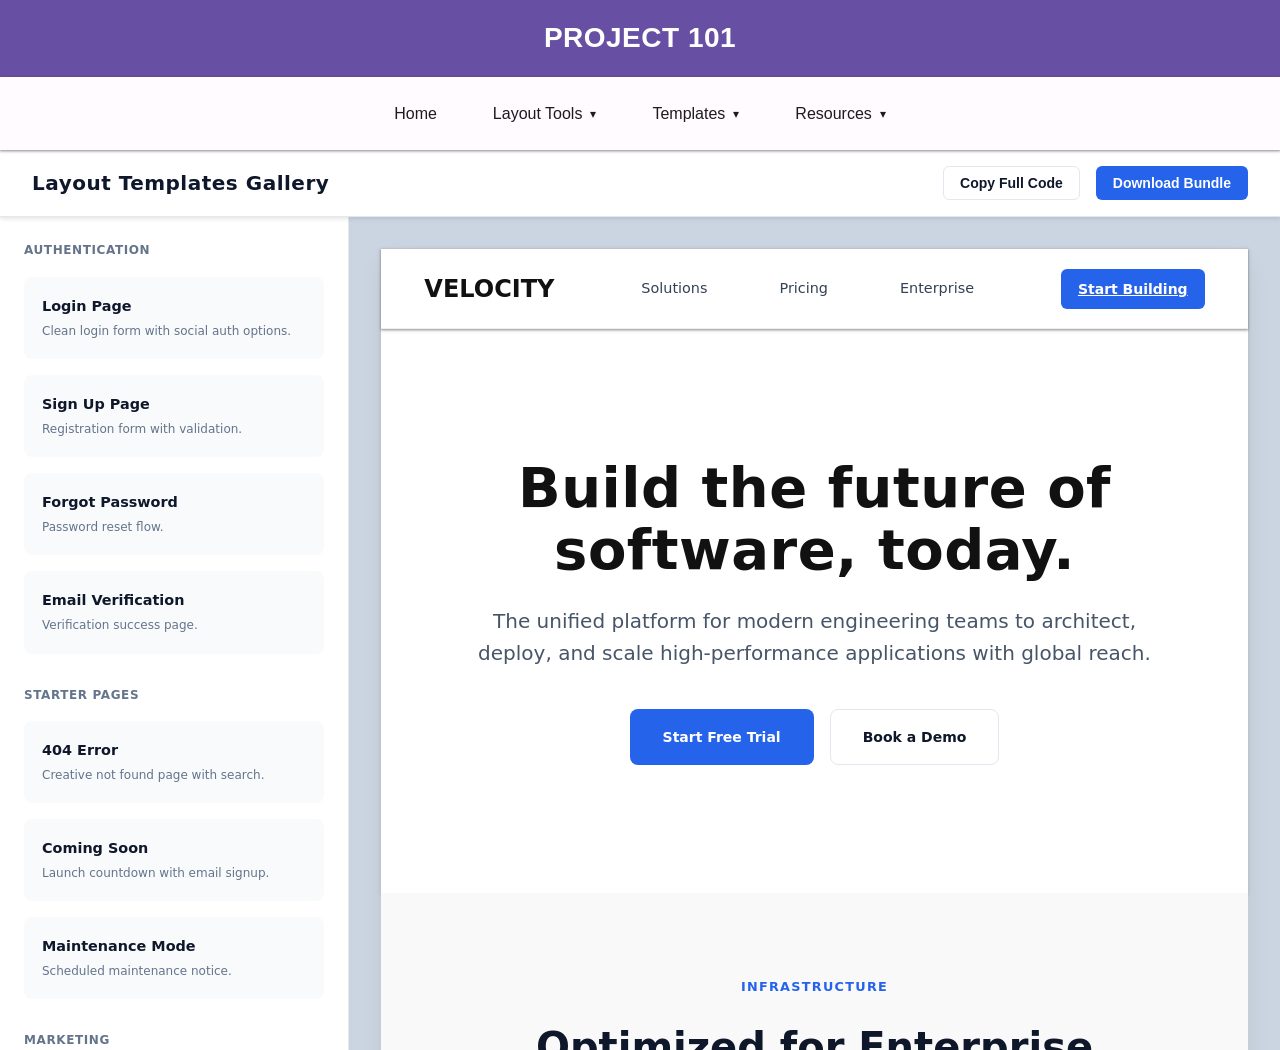
<file: features/templates/gallery.html>
<!DOCTYPE html>
<html lang="en">

<head>
    <meta charset="UTF-8">
    <meta name="viewport" content="width=device-width, initial-scale=1.0">
    <title>Whole-Page Layout Templates - PROJECT 101</title>

    <!-- Google Analytics -->
    <script async src="https://www.googletagmanager.com/gtag/js?id=G-2T5FG3DXMH"></script>
    <script>
        window.dataLayer = window.dataLayer || [];
        function gtag() { dataLayer.push(arguments); }
        gtag('js', new Date());
        gtag('config', 'G-2T5FG3DXMH');
    </script>

    <!-- Canonical URL -->
    <link rel="canonical" href="https://airuxph.github.io/project101/features/templates/gallery.html">

    <!-- Structured Data -->
    <script type="application/ld+json">
    {
        "@context": "https://schema.org",
        "@type": "CollectionPage",
        "name": "Template Gallery",
        "url": "https://airuxph.github.io/project101/features/templates/gallery.html",
        "description": "Browse 10 ready-made professional website templates. Choose from various designs and customize them to fit your needs.",
        "isPartOf": {
            "@type": "WebApplication",
            "name": "PROJECT 101",
            "url": "https://airuxph.github.io/project101/"
        }
    }
    </script>

    <link rel="stylesheet" href="../../css/style.css">
    <link rel="stylesheet" href="css/layouts.css">
    <!-- Component Loader Script -->
    <script src="../../js/loader.js" defer></script>
</head>

<body>
    <!-- Dynamically loaded Header and Navbar -->
    <div data-include="../../includes/header.html" data-root="../../"></div>
    <div data-include="../../includes/navbar.html" data-root="../../"></div>

    <div class="templates-feature-container">
        <!-- Feature Toolbar -->
        <header class="feature-toolbar">
            <div class="feature-title">
                <h1>Layout Templates Gallery</h1>
            </div>
            <div class="template-controls">
                <button id="copy-code" class="btn btn-outline">Copy Full Code</button>
                <button id="download-bundle" class="btn btn-primary">Download Bundle</button>
            </div>
        </header>

        <main class="feature-main">
            <!-- Sidebar: Selection -->
            <aside class="layout-gallery">
                <!-- Authentication Pages -->
                <div class="gallery-section-title">Authentication</div>
                <div class="layout-card" data-layout="login">
                    <h3>Login Page</h3>
                    <p>Clean login form with social auth options.</p>
                </div>
                <div class="layout-card" data-layout="signup">
                    <h3>Sign Up Page</h3>
                    <p>Registration form with validation.</p>
                </div>
                <div class="layout-card" data-layout="forgot">
                    <h3>Forgot Password</h3>
                    <p>Password reset flow.</p>
                </div>
                <div class="layout-card" data-layout="verify">
                    <h3>Email Verification</h3>
                    <p>Verification success page.</p>
                </div>

                <!-- Starter Pages -->
                <div class="gallery-section-title" style="margin-top: 2rem;">Starter Pages</div>
                <div class="layout-card" data-layout="error404">
                    <h3>404 Error</h3>
                    <p>Creative not found page with search.</p>
                </div>
                <div class="layout-card" data-layout="comingsoon">
                    <h3>Coming Soon</h3>
                    <p>Launch countdown with email signup.</p>
                </div>
                <div class="layout-card" data-layout="maintenance">
                    <h3>Maintenance Mode</h3>
                    <p>Scheduled maintenance notice.</p>
                </div>

                <!-- Marketing Pages -->
                <div class="gallery-section-title" style="margin-top: 2rem;">Marketing</div>
                <div class="layout-card active" data-layout="landing">
                    <h3>SaaS Landing</h3>
                    <p>Modern, high-conversion homepage with hero and features.</p>
                </div>

                <!-- Application Pages -->
                <div class="gallery-section-title" style="margin-top: 2rem;">Application</div>
                <div class="layout-card" data-layout="portfolio">
                    <h3>Minimal Portfolio</h3>
                    <p>Clean layout for designers and developers.</p>
                </div>
                <div class="layout-card" data-layout="dashboard">
                    <h3>Admin Dashboard</h3>
                    <p>Comprehensive interface with sidebar and widgets.</p>
                </div>
            </aside>

            <!-- Preview: Large Viewport -->
            <section class="preview-workspace">
                <div id="preview-canvas" class="preview-canvas">
                    <!-- Template content will be injected here -->
                </div>
            </section>
        </main>
    </div>

    <!-- Core Logic -->
    <script src="js/layouts.js"></script>
</body>

</html>
</file>
<file: css/style.css>
/* Global Styles */
:root {
    --p-width: 200px;
    --p-height: 200px;
    --p-bg: #3498db;
    --p-color: #ffffff;
    --p-display: flex;
    --p-align: center;
    --p-justify: center;
    --p-padding: 20px;
    --p-fontSize: 16px;
    --p-transform: none;
}

body {
    font-family: 'Roboto', 'Segoe UI', Tahoma, Geneva, Verdana, sans-serif;
    margin: 0;
    padding: 0;
    line-height: 1.6;
    min-height: 100vh;
    display: flex;
    flex-direction: column;
    background: #FFFBFE;
    color: #1C1B1F;
}

header {
    background: #6750A4;
    color: #FFFFFF;
    padding: 1rem 5%;
    text-align: center;
    box-shadow: 0 2px 4px rgba(0, 0, 0, 0.1);
}

header h1 {
    margin: 0;
    font-size: 1.75rem;
    font-weight: 700;
    letter-spacing: 0.5px;
    position: relative;
    cursor: pointer;
    transition: all 0.3s ease;
}

header h1:hover {
    color: #E0D1FF;
    text-shadow:
        0 0 10px #D0BCFF,
        0 0 20px #D0BCFF,
        0 0 30px #D0BCFF,
        0 0 40px #7F67BE,
        0 0 70px #7F67BE,
        0 0 80px #7F67BE,
        0 0 100px #7F67BE,
        0 0 150px #7F67BE;
    animation: neonPulse 1.5s ease-in-out infinite;
}

nav {
    background: #FFFBFE;
    color: #1C1B1F;
    padding: 0.75rem 5%;
    position: sticky;
    top: 0;
    z-index: 1000;
    box-shadow: 0 1px 2px rgba(0, 0, 0, 0.3), 0 1px 3px 1px rgba(0, 0, 0, 0.15);
}

nav ul {
    list-style: none;
    padding: 0;
    margin: 0;
    text-align: center;
    display: flex;
    justify-content: center;
    align-items: center;
    gap: 1rem;
}

nav ul li {
    display: inline-block;
    margin: 0;
    position: relative;
}

nav ul li a {
    color: #1C1B1F;
    text-decoration: none;
    font-weight: 500;
    transition: all 0.2s cubic-bezier(0.4, 0, 0.2, 1);
    padding: 0.75rem 1.25rem;
    display: block;
    border-radius: 20px;
}

nav ul li a:hover {
    background: #EADDFF;
    color: #21005D;
}

/* Dropdown Styles */
.nav-dropdown {
    position: relative;
}

.nav-dropdown-toggle {
    background: transparent;
    border: none;
    color: #1C1B1F;
    font-weight: 500;
    font-size: 1rem;
    padding: 0.75rem 1.25rem;
    cursor: pointer;
    transition: all 0.2s cubic-bezier(0.4, 0, 0.2, 1);
    font-family: inherit;
    display: flex;
    align-items: center;
    gap: 0.5rem;
    border-radius: 20px;
}

.nav-dropdown-toggle:hover {
    background: #EADDFF;
    color: #21005D;
}

.dropdown-arrow {
    font-size: 0.75rem;
    transition: transform 0.3s;
}

.nav-dropdown:hover .dropdown-arrow,
.nav-dropdown.active .dropdown-arrow {
    transform: rotate(180deg);
}

.nav-dropdown-menu {
    position: absolute;
    top: 100%;
    left: 50%;
    transform: translateX(-50%);
    background: #FFFBFE;
    border-radius: 16px;
    box-shadow: 0 4px 8px 3px rgba(0, 0, 0, 0.15), 0 1px 3px rgba(0, 0, 0, 0.3);
    padding: 0.75rem 1rem;
    margin-top: 0.5rem;
    opacity: 0;
    visibility: hidden;
    transition: all 0.3s cubic-bezier(0.4, 0, 0.2, 1);
    z-index: 2000;
    list-style: none;
    /* Horizontal row layout */
    display: flex;
    flex-direction: row;
    gap: 0.5rem;
    align-items: center;
    white-space: nowrap;
}

.nav-dropdown:hover .nav-dropdown-menu,
.nav-dropdown.active .nav-dropdown-menu {
    opacity: 1;
    visibility: visible;
    margin-top: 0.5rem;
}

.nav-dropdown-menu li {
    margin: 0;
    list-style: none;
}

.nav-dropdown-menu a {
    color: #1C1B1F;
    padding: 0.65rem 1rem;
    display: block;
    transition: all 0.2s cubic-bezier(0.4, 0, 0.2, 1);
    border-radius: 12px;
    font-weight: 500;
    white-space: nowrap;
}

.nav-dropdown-menu a:hover {
    background: #EADDFF;
    color: #21005D;
}

/* Active dropdown state for click support */
.nav-dropdown.active .nav-dropdown-toggle {
    color: #3498db;
}

/* Responsive: Vertical layout for smaller screens */
@media (max-width: 768px) {
    .nav-dropdown-menu {
        flex-direction: column;
        gap: 0;
        padding: 0.5rem 0;
        min-width: 200px;
    }

    .nav-dropdown-menu a {
        padding: 0.75rem 1.25rem;
        border-radius: 0;
    }
}

/* Main Layout for Split View */
.main-container {
    display: flex;
    flex: 1;
    overflow: hidden;
}

.properties-panel {
    width: 320px;
    background: #f8f9fa;
    padding: 0;
    /* Remove padding here, add to scrollable area if needed */
    overflow-y: hidden;
    /* Hide main scroll, tabs control content */
    border-right: 1px solid #dee2e6;
    box-sizing: border-box;
    display: flex;
    flex-direction: column;
}

.preview-panel {
    flex: 1;
    display: flex;
    justify-content: center;
    align-items: center;
    background: #edf1f2;
    padding: 2rem;
    overflow: auto;
}

/* Preview Object */
#preview-box {
    background: var(--p-bg);
    color: var(--p-color);
    display: var(--p-display);
    justify-content: var(--p-justify);
    align-items: var(--p-align);
    width: var(--p-width);
    height: var(--p-height);
    padding: var(--p-padding);
    font-size: var(--p-fontSize);
    transform: var(--p-transform);
    box-shadow: 0 10px 30px rgba(0, 0, 0, 0.1);
    transition: all 0.2s ease;
    text-align: center;
    word-break: break-all;
}

/* Sticky Header in Properties Panel */
.sticky-action-header {
    background: #f8f9fa;
    padding: 1rem 1.5rem;
    border-bottom: 2px solid #e9ecef;
    display: flex;
    justify-content: space-between;
    align-items: center;
    flex-shrink: 0;
}

.sticky-action-header h3 {
    margin: 0;
    font-size: 1.2rem;
    color: #2c3e50;
}

/* State Selector */
.state-selector {
    background: #e9ecef;
    padding: 0.5rem 1rem;
    display: flex;
    align-items: center;
    border-bottom: 1px solid #dee2e6;
    gap: 10px;
}

.state-label {
    font-size: 0.85rem;
    font-weight: 600;
    color: #495057;
}

.state-buttons {
    display: flex;
    gap: 5px;
    background: #dfe6ed;
    padding: 3px;
    border-radius: 4px;
}

.state-btn {
    border: none;
    background: transparent;
    padding: 0.3rem 0.8rem;
    font-size: 0.8rem;
    cursor: pointer;
    border-radius: 3px;
    color: #555;
    font-weight: 500;
    transition: all 0.2s;
}

.state-btn:hover {
    color: #000;
}

.state-btn.active {
    background: #fff;
    color: #2c3e50;
    box-shadow: 0 1px 3px rgba(0, 0, 0, 0.1);
    font-weight: bold;
}

/* Interactive Mode Indication */
.properties-panel.editing-hover .state-selector {
    background: #fff3cd;
    /* Yellow tint for hover */
    border-bottom-color: #ffeeba;
}

.properties-panel.editing-active .state-selector {
    background: #f8d7da;
    /* Red tint for active */
    border-bottom-color: #f5c6cb;
}

/* Property Tabs */
.property-tabs {
    display: flex;
    background: #e9ecef;
    overflow-x: auto;
    padding: 0.5rem 0.5rem 0 0.5rem;
    border-bottom: 1px solid #ccc;
    flex-shrink: 0;
}

/* Hide scrollbar for tabs */
.property-tabs::-webkit-scrollbar {
    height: 4px;
}

.property-tabs::-webkit-scrollbar-thumb {
    background: #ccc;
    border-radius: 2px;
}

.prop-tab {
    background: #d0d7de;
    border: none;
    padding: 0.6rem 1rem;
    margin-right: 4px;
    border-radius: 6px 6px 0 0;
    cursor: pointer;
    font-size: 0.85rem;
    font-weight: 600;
    color: #555;
    white-space: nowrap;
    transition: all 0.2s;
}

.prop-tab:hover {
    background: #dfe6ed;
    color: #333;
}

.prop-tab.active {
    background: #f8f9fa;
    /* Matches panel bg */
    color: #2c3e50;
    border-bottom: 2px solid #27ae60;
    /* Highlight color */
}

/* Tab Content */
.tab-content {
    display: none;
    padding: 1.5rem;
    overflow-y: auto;
    flex: 1;
}

.tab-content.active {
    display: block;
    animation: fadeIn 0.3s ease;
}

@keyframes fadeIn {
    from {
        opacity: 0;
        transform: translateY(5px);
    }

    to {
        opacity: 1;
        transform: translateY(0);
    }
}

/* Form Controls */
.control-group {
    margin-bottom: 1.2rem;
}

.control-group label {
    display: block;
    margin-bottom: 0.4rem;
    font-size: 0.9rem;
    font-weight: 600;
    color: #495057;
}

.control-group input[type="text"],
.control-group input[type="number"],
.control-group select {
    width: 100%;
    padding: 0.6rem;
    box-sizing: border-box;
    border: 1px solid #ced4da;
    border-radius: 6px;
    font-size: 0.9rem;
    font-family: inherit;
}

/* Custom Color Picker */
.color-picker-wrapper {
    display: flex;
    align-items: center;
    background: #fff;
    border: 1px solid #ced4da;
    border-radius: 6px;
    padding: 4px;
    cursor: pointer;
}

.color-picker-wrapper input[type="color"] {
    -webkit-appearance: none;
    appearance: none;
    border: none;
    width: 32px;
    height: 32px;
    cursor: pointer;
    background: none;
    padding: 0;
    border-radius: 4px;
    margin-right: 10px;
}

.color-picker-wrapper input[type="color"]::-webkit-color-swatch-wrapper {
    padding: 0;
}

.color-picker-wrapper input[type="color"]::-webkit-color-swatch {
    border: 1px solid #ddd;
    border-radius: 4px;
}

.color-code {
    font-family: monospace;
    color: #555;
    font-size: 0.9rem;
    flex: 1;
}

/* Slider Input Group */
.slider-input-group {
    display: flex;
    align-items: center;
    gap: 10px;
}

.slider-input-group input[type="range"] {
    flex: 2;
    cursor: pointer;
}

.slider-input-group input[type="number"] {
    flex: 0;
    min-width: 60px;
    padding: 0.3rem 0.5rem;
    text-align: center;
}

.synced-input-sm {
    min-width: 50px !important;
    font-size: 0.8rem !important;
}

/* Disabled State */
.disabled-control {
    opacity: 0.5;
    pointer-events: none;
    position: relative;
}

.disabled-control::after {
    content: "N/A";
    position: absolute;
    top: 0;
    right: 0;
    font-size: 0.7rem;
    background: #eee;
    padding: 2px 4px;
    border-radius: 3px;
    color: #999;
}

/* Buttons */
.primary-btn {
    background: #27ae60;
    color: #fff;
    border: none;
    padding: 0.5rem 1rem;
    border-radius: 4px;
    cursor: pointer;
    font-weight: bold;
    font-size: 0.9rem;
    transition: background 0.2s;
}

.primary-btn:hover {
    background: #219150;
}

.control-group.half-width {
    width: 48%;
    display: inline-block;
    vertical-align: top;
}

.control-group.half-width+.control-group.half-width {
    margin-left: 2%;
}

.panel-section {
    border-bottom: 2px solid #eee;
    margin-bottom: 1.5rem;
    padding-bottom: 0.8rem;
}

.panel-section h4 {
    margin: 0 0 1rem 0;
    color: #2c3e50;
    font-size: 0.85rem;
    text-transform: uppercase;
    letter-spacing: 1px;
}

/* Toggle Switch */
.switch-label {
    display: inline-flex;
    align-items: center;
    cursor: pointer;
}

.switch-label input {
    display: none;
}

.slider-round {
    width: 36px;
    height: 20px;
    background-color: #ccc;
    border-radius: 34px;
    position: relative;
    transition: .4s;
    margin-right: 8px;
}

.slider-round:before {
    position: absolute;
    content: "";
    height: 14px;
    width: 14px;
    left: 3px;
    bottom: 3px;
    background-color: white;
    border-radius: 50%;
    transition: .4s;
}

input:checked+.slider-round {
    background-color: #27ae60;
}

input:checked+.slider-round:before {
    transform: translateX(16px);
}

.label-text {
    font-size: 0.85rem;
    color: #666;
    font-weight: bold;
}

footer {
    background: #FFFBFE;
    color: #49454F;
    text-align: center;
    padding: 1.5rem 5%;
    font-size: 0.875rem;
    border-top: 1px solid #E7E0EC;
    box-shadow: 0 -1px 2px rgba(0, 0, 0, 0.05);
}

footer p {
    margin: 0;
}

/* Modal Styles */
.modal {
    display: none;
    position: fixed;
    z-index: 2000;
    left: 0;
    top: 0;
    width: 100%;
    height: 100%;
    background-color: rgba(0, 0, 0, 0.6);
    justify-content: center;
    align-items: center;
}

.modal-content.vs-code-theme {
    background-color: #1e1e1e;
    color: #d4d4d4;
    padding: 0;
    border: 1px solid #3c3c3c;
    border-radius: 6px;
    width: 800px;
    max-width: 90%;
    display: flex;
    flex-direction: column;
    height: 500px;
    box-shadow: 0 5px 15px rgba(0, 0, 0, 0.5);
}

.modal-header {
    background: #252526;
    padding: 0.8rem 1rem;
    display: flex;
    justify-content: space-between;
    align-items: center;
    border-bottom: 1px solid #3c3c3c;
}

.modal-title {
    font-weight: bold;
    font-size: 0.9rem;
    text-transform: uppercase;
}

.close-modal {
    color: #d4d4d4;
    font-size: 1.2rem;
    cursor: pointer;
}

.tab-bar {
    background: #252526;
    display: flex;
    border-bottom: 1px solid #3c3c3c;
}

.tab-btn {
    background: transparent;
    border: none;
    color: #969696;
    padding: 0.8rem 1.5rem;
    cursor: pointer;
    font-family: inherit;
    font-size: 0.9rem;
    border-right: 1px solid #3c3c3c;
}

.tab-btn.active {
    background: #1e1e1e;
    color: #fff;
    border-top: 2px solid #007acc;
}

.code-area {
    flex: 1;
    overflow: hidden;
    background: #1e1e1e;
    padding: 1rem;
    font-family: 'Consolas', 'Courier New', monospace;
    font-size: 14px;
    line-height: 1.5;
}

.code-content {
    display: none;
    height: 100%;
    overflow-y: auto;
    white-space: pre;
    color: #d4d4d4;
}

.code-content.active {
    display: block;
}

.code-tag {
    color: #569cd6;
}

.code-attr {
    color: #9cdcfe;
}

.code-string {
    color: #ce9178;
}

.code-prop {
    color: #9cdcfe;
}

.code-val {
    color: #ce9178;
}

.code-comment {
    color: #6a9955;
}

.modal-footer {
    padding: 1rem;
    border-top: 1px solid #3c3c3c;
    background: #252526;
    text-align: right;
}

.copy-btn {
    background: #007acc;
    color: #fff;
    border: none;
    padding: 0.6rem 1.2rem;
    border-radius: 2px;
    cursor: pointer;
    font-weight: bold;
    transition: background 0.3s;
}

.copy-btn:hover {
    background: #0062a3;
}

@media (max-width: 768px) {
    .main-container {
        flex-direction: column;
        overflow-y: auto;
    }

    .properties-panel {
        width: 100%;
        border-right: none;
        border-bottom: 1px solid #dee2e6;
        flex: none;
        height: auto;
    }
}

/* Interaction Builder List Styles */
.interaction-item {
    background: #fff;
    border: 1px solid #ced4da;
    border-radius: 4px;
    padding: 6px 10px;
    font-size: 0.85rem;
    display: flex;
    justify-content: space-between;
    align-items: center;
    box-shadow: 0 1px 2px rgba(0, 0, 0, 0.05);
}

.interaction-item .remove-btn {
    background: transparent;
    border: none;
    color: #e74c3c;
    font-weight: bold;
    cursor: pointer;
    font-size: 1rem;
    line-height: 1;
    padding: 0 4px;
}

.interaction-item .remove-btn:hover {
    color: #c0392b;
}

/* Animations Keyframes */

/* Rainbow */
@keyframes rainbow {
    0% {
        background-color: #ffadad;
        color: #000;
    }

    14% {
        background-color: #ffd6a5;
    }

    28% {
        background-color: #fdffb6;
    }

    42% {
        background-color: #caffbf;
    }

    57% {
        background-color: #9bf6ff;
    }

    71% {
        background-color: #a0c4ff;
    }

    85% {
        background-color: #bdb2ff;
    }

    100% {
        background-color: #ffadad;
        color: #000;
    }
}

/* Shake */
@keyframes shake {
    0% {
        transform: translateX(0);
    }

    25% {
        transform: translateX(-5px) rotate(-5deg);
    }

    50% {
        transform: translateX(5px) rotate(5deg);
    }

    75% {
        transform: translateX(-5px) rotate(-5deg);
    }

    100% {
        transform: translateX(0);
    }
}

/* Pulse */
@keyframes pulse {
    0% {
        transform: scale(1);
    }

    50% {
        transform: scale(1.05);
    }

    100% {
        transform: scale(1);
    }
}

/* Glow */
@keyframes glow {
    0% {
        box-shadow: 0 0 5px rgba(52, 152, 219, 0.5);
    }

    50% {
        box-shadow: 0 0 20px rgba(52, 152, 219, 0.9), 0 0 10px rgba(52, 152, 219, 0.5);
    }

    100% {
        box-shadow: 0 0 5px rgba(52, 152, 219, 0.5);
    }
}

/* Preview Theme Toggle */
.preview-panel {
    position: relative;
    /* Ensure button positioning context */
    transition: background-color 0.3s ease;
}

.theme-btn {
    position: absolute;
    top: 15px;
    left: 15px;
    /* Positioned Top-Left */
    background: rgba(255, 255, 255, 0.8);
    border: 1px solid #ccc;
    border-radius: 50%;
    width: 36px;
    height: 36px;
    font-size: 1.2rem;
    cursor: pointer;
    box-shadow: 0 2px 5px rgba(0, 0, 0, 0.1);
    display: flex;
    align-items: center;
    justify-content: center;
    z-index: 10;
    transition: all 0.2s ease;
}

.theme-btn:hover {
    transform: scale(1.1);
    background: #fff;
}

/* Dark Mode State */
.preview-panel.dark-mode {
    background-color: #1a1a2e;
    background-image:
        linear-gradient(#232342 1px, transparent 1px),
        linear-gradient(90deg, #232342 1px, transparent 1px);
}

.preview-panel.dark-mode .theme-btn {
    background: rgba(0, 0, 0, 0.6);
    color: #fff;
    border-color: #444;
}

/* ========== NEON GLOW ANIMATION ========== */
@keyframes neonPulse {

    0%,
    100% {
        text-shadow:
            0 0 10px #D0BCFF,
            0 0 20px #D0BCFF,
            0 0 30px #D0BCFF,
            0 0 40px #7F67BE,
            0 0 70px #7F67BE,
            0 0 80px #7F67BE,
            0 0 100px #7F67BE,
            0 0 150px #7F67BE;
    }

    50% {
        text-shadow:
            0 0 5px #D0BCFF,
            0 0 10px #D0BCFF,
            0 0 15px #D0BCFF,
            0 0 20px #7F67BE,
            0 0 35px #7F67BE,
            0 0 40px #7F67BE,
            0 0 50px #7F67BE,
            0 0 75px #7F67BE;
    }
}
</file>
<file: features/templates/css/layouts.css>
/* layouts.css - Standing Layout Templates */

:root {
    --primary: #2563eb;
    --primary-dark: #1d4ed8;
    --secondary: #64748b;
    --bg-light: #f8fafc;
    --text-dark: #0f172a;
    --text-muted: #475569;
    --border: #e2e8f0;
    --white: #ffffff;
}

/* Feature Container */
.templates-feature-container {
    display: flex;
    flex-direction: column;
    height: 100vh;
    font-family: 'Inter', system-ui, -apple-system, sans-serif;
    background: var(--bg-light);
    color: var(--text-dark);
}

/* Header/Toolbar */
.feature-toolbar {
    background: var(--white);
    border-bottom: 1px solid var(--border);
    padding: 1rem 2rem;
    display: flex;
    justify-content: space-between;
    align-items: center;
    z-index: 100;
}

.feature-title h1 {
    font-size: 1.25rem;
    margin: 0;
    font-weight: 700;
    color: var(--text-dark);
}

.template-controls {
    display: flex;
    gap: 1rem;
}

.btn {
    padding: 0.5rem 1rem;
    border-radius: 6px;
    font-size: 0.875rem;
    font-weight: 600;
    cursor: pointer;
    transition: all 0.2s;
    border: 1px solid transparent;
}

.btn-primary {
    background: var(--primary);
    color: var(--white);
}

.btn-primary:hover {
    background: var(--primary-dark);
}

.btn-outline {
    background: transparent;
    border-color: var(--border);
    color: var(--text-dark);
}

.btn-outline:hover {
    background: var(--bg-light);
}

/* Main Layout Area */
.feature-main {
    display: flex;
    flex: 1;
    overflow: hidden;
}

/* Sidebar Gallery */
.layout-gallery {
    width: 300px;
    background: var(--white);
    border-right: 1px solid var(--border);
    padding: 1.5rem;
    overflow-y: auto;
}

.gallery-section-title {
    font-size: 0.75rem;
    text-transform: uppercase;
    letter-spacing: 0.05em;
    color: var(--secondary);
    margin-bottom: 1rem;
    font-weight: 700;
}

.layout-card {
    background: var(--bg-light);
    border: 2px solid transparent;
    border-radius: 8px;
    padding: 1rem;
    margin-bottom: 1rem;
    cursor: pointer;
    transition: all 0.2s;
}

.layout-card:hover {
    border-color: var(--border);
}

.layout-card.active {
    border-color: var(--primary);
    background: #eff6ff;
}

.layout-card h3 {
    font-size: 0.9rem;
    margin: 0 0 0.25rem 0;
}

.layout-card p {
    font-size: 0.75rem;
    color: var(--secondary);
    margin: 0;
}

/* Preview Workspace */
.preview-workspace {
    flex: 1;
    background: #cbd5e1;
    padding: 2rem;
    overflow-y: auto;
    display: flex;
    justify-content: center;
}

.preview-canvas {
    width: 100%;
    max-width: 1200px;
    height: fit-content;
    background: var(--white);
    box-shadow: 0 10px 25px -5px rgba(0, 0, 0, 0.1);
    border-radius: 4px;
    min-height: 100%;
    transform-origin: top center;
}

/* ---------------------------------------------------------
   LAYOUT TEMPLATE SPECIFIC STYLES (Injected into Canvas)
   --------------------------------------------------------- */

/* Shared Component Classes for Templates */
.tmp-navbar {
    padding: 1rem 5%;
    display: flex;
    justify-content: space-between;
    align-items: center;
    border-bottom: 1px solid #eee;
    background: #ffffff;
}

.tmp-logo {
    font-weight: 900;
    font-size: 1.5rem;
    color: #111;
}

.tmp-nav-links {
    display: flex;
    gap: 2rem;
    list-style: none;
    margin: 0;
    padding: 0;
}

.tmp-nav-links a {
    text-decoration: none;
    color: #334155;
    font-size: 0.9rem;
}

/* Hero Section */
.tmp-hero {
    padding: 8rem 5%;
    text-align: center;
    background: #ffffff;
}

.tmp-hero h1 {
    font-size: 3.5rem;
    margin-bottom: 1.5rem;
    line-height: 1.1;
    color: #111;
}

.tmp-hero p {
    font-size: 1.25rem;
    color: #475569;
    max-width: 700px;
    margin: 0 auto 2.5rem;
    line-height: 1.6;
}

.tmp-btn-group {
    display: flex;
    gap: 1rem;
    justify-content: center;
}

.tmp-btn-lg {
    padding: 1rem 2rem;
    border-radius: 8px;
    font-weight: 700;
    text-decoration: none;
    display: inline-block;
}

/* Feature Grid */
.tmp-features {
    padding: 5rem 5%;
    background: #f9f9f9;
}

.tmp-grid {
    display: grid;
    grid-template-columns: repeat(3, 1fr);
    gap: 2.5rem;
    margin-top: 3rem;
}

.tmp-feat-card {
    text-align: left;
}

.tmp-feat-icon {
    width: 50px;
    height: 50px;
    background: #eee;
    border-radius: 12px;
    margin-bottom: 1.5rem;
}

.tmp-feat-card h3 {
    margin-bottom: 1rem;
}

.tmp-feat-card p {
    color: #666;
    line-height: 1.5;
    font-size: 0.95rem;
}

/* Dashboard Specifics */
.tmp-dash-container {
    display: flex;
    height: 100%;
    min-height: 600px;
}

.tmp-dash-sidebar {
    width: 240px;
    background: #1e293b;
    color: #fff;
    padding: 2rem 1.5rem;
}

.tmp-dash-content {
    flex: 1;
    padding: 2rem;
    background: #f1f5f9;
}

.tmp-dash-header {
    margin-bottom: 2rem;
    display: flex;
    justify-content: space-between;
    align-items: center;
}

.tmp-dash-grid {
    display: grid;
    grid-template-columns: repeat(4, 1fr);
    gap: 1.5rem;
}

.tmp-dash-stat {
    background: #fff;
    padding: 1.5rem;
    border-radius: 12px;
    box-shadow: 0 1px 3px rgba(0, 0, 0, 0.1);
}

.tmp-dash-stat .label {
    font-size: 0.8rem;
    color: #64748b;
    margin-bottom: 0.5rem;
}

.tmp-dash-stat .value {
    font-size: 1.5rem;
    font-weight: 700;
}

/* ---------------------------------------------------------
   RESPONSIVENESS (Media Queries)
   --------------------------------------------------------- */

@media (max-width: 1024px) {
    .tmp-dash-grid {
        grid-template-columns: repeat(2, 1fr);
    }

    .tmp-grid {
        grid-template-columns: repeat(2, 1fr);
    }
}

@media (max-width: 768px) {
    .feature-main {
        flex-direction: column;
        overflow: visible;
    }

    .layout-gallery {
        width: 100%;
        border-right: none;
        border-bottom: 1px solid var(--border);
        max-height: 250px;
    }

    .preview-workspace {
        padding: 1rem;
    }

    .tmp-hero h1 {
        font-size: 2.5rem;
    }

    .tmp-grid {
        grid-template-columns: 1fr;
    }

    .tmp-dash-container {
        flex-direction: column;
    }

    .tmp-dash-sidebar {
        width: 100%;
        border-bottom: 1px solid #334155;
    }

    .tmp-dash-grid {
        grid-template-columns: 1fr;
    }

    .tmp-nav-links {
        display: none;
    }

    /* Hide complicated nav on mobile preview */
}

@media (max-width: 480px) {
    .feature-toolbar {
        padding: 1rem;
        flex-direction: column;
        gap: 1rem;
        text-align: center;
    }

    .tmp-hero h1 {
        font-size: 2rem;
    }

    .tmp-btn-group {
        flex-direction: column;
        width: 100%;
    }

    .tmp-btn-lg {
        width: 100%;
        text-align: center;
        box-sizing: border-box;
    }
}
</file>
